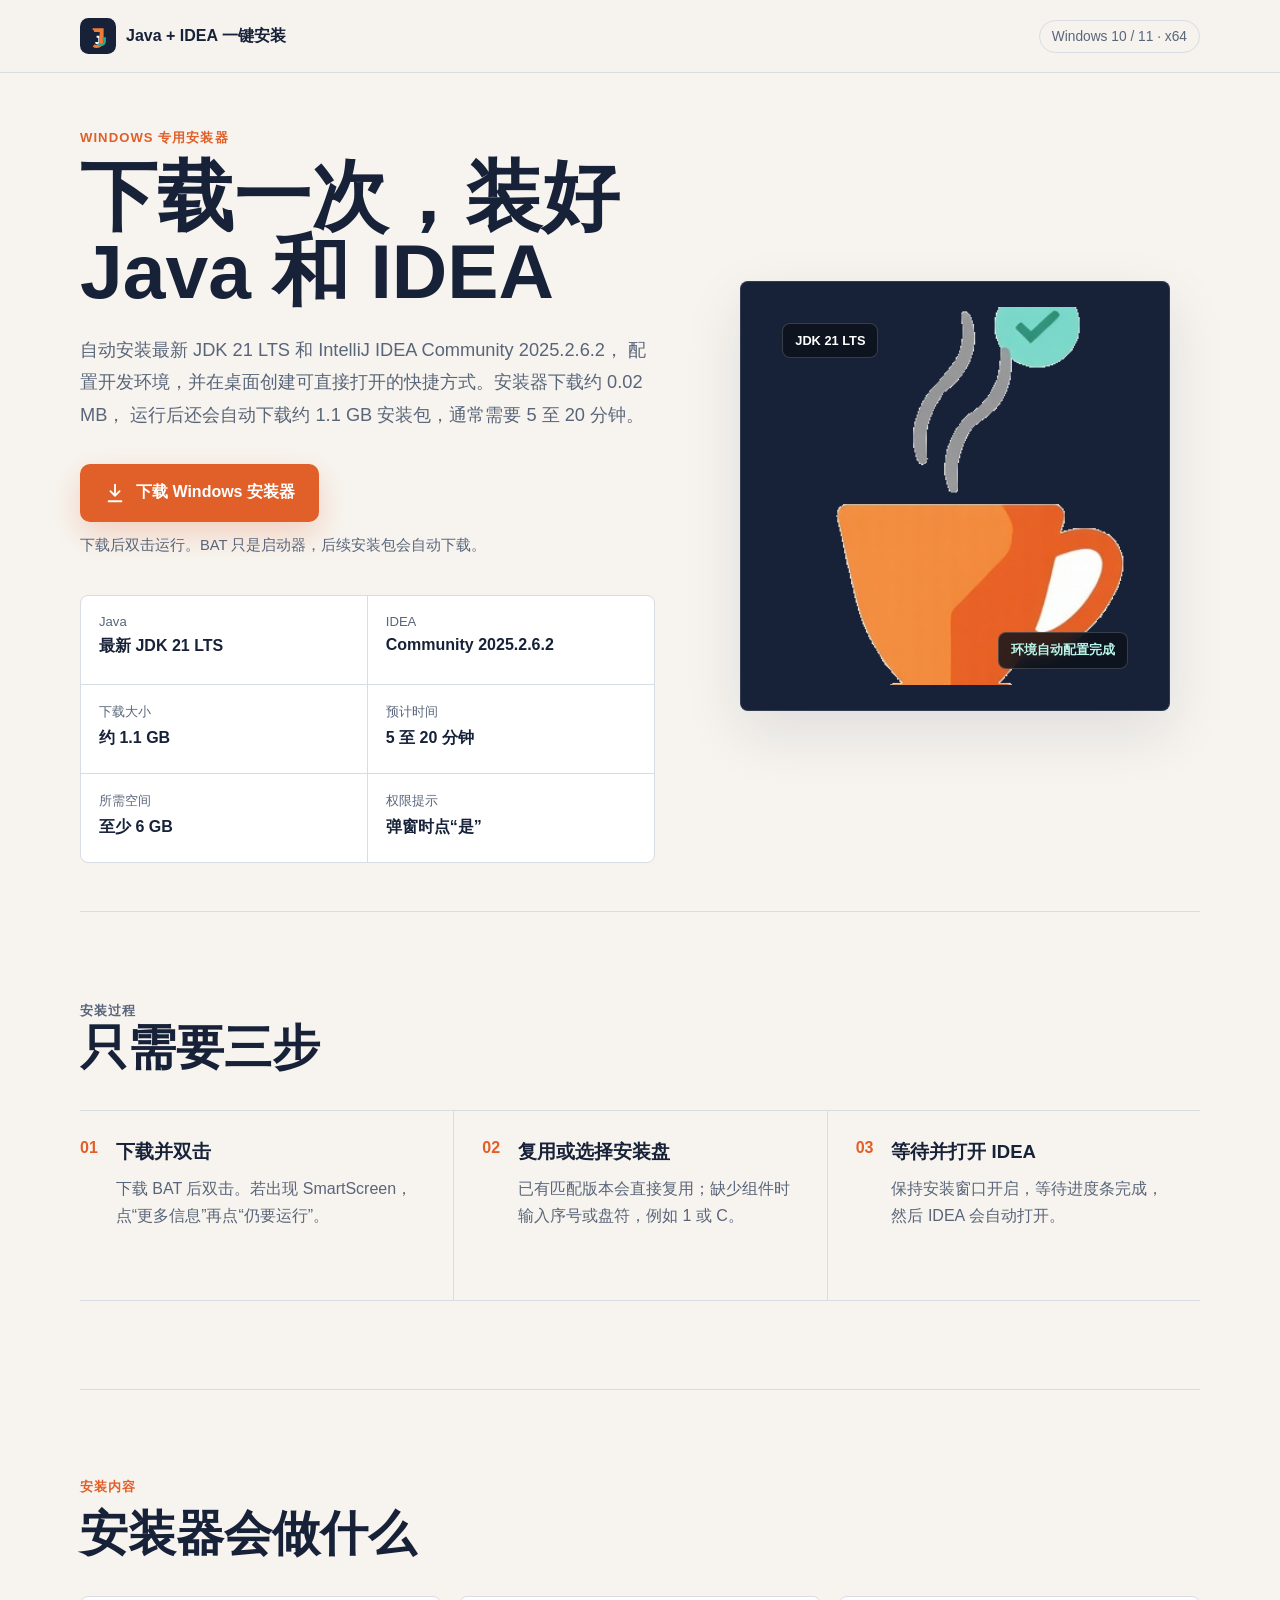
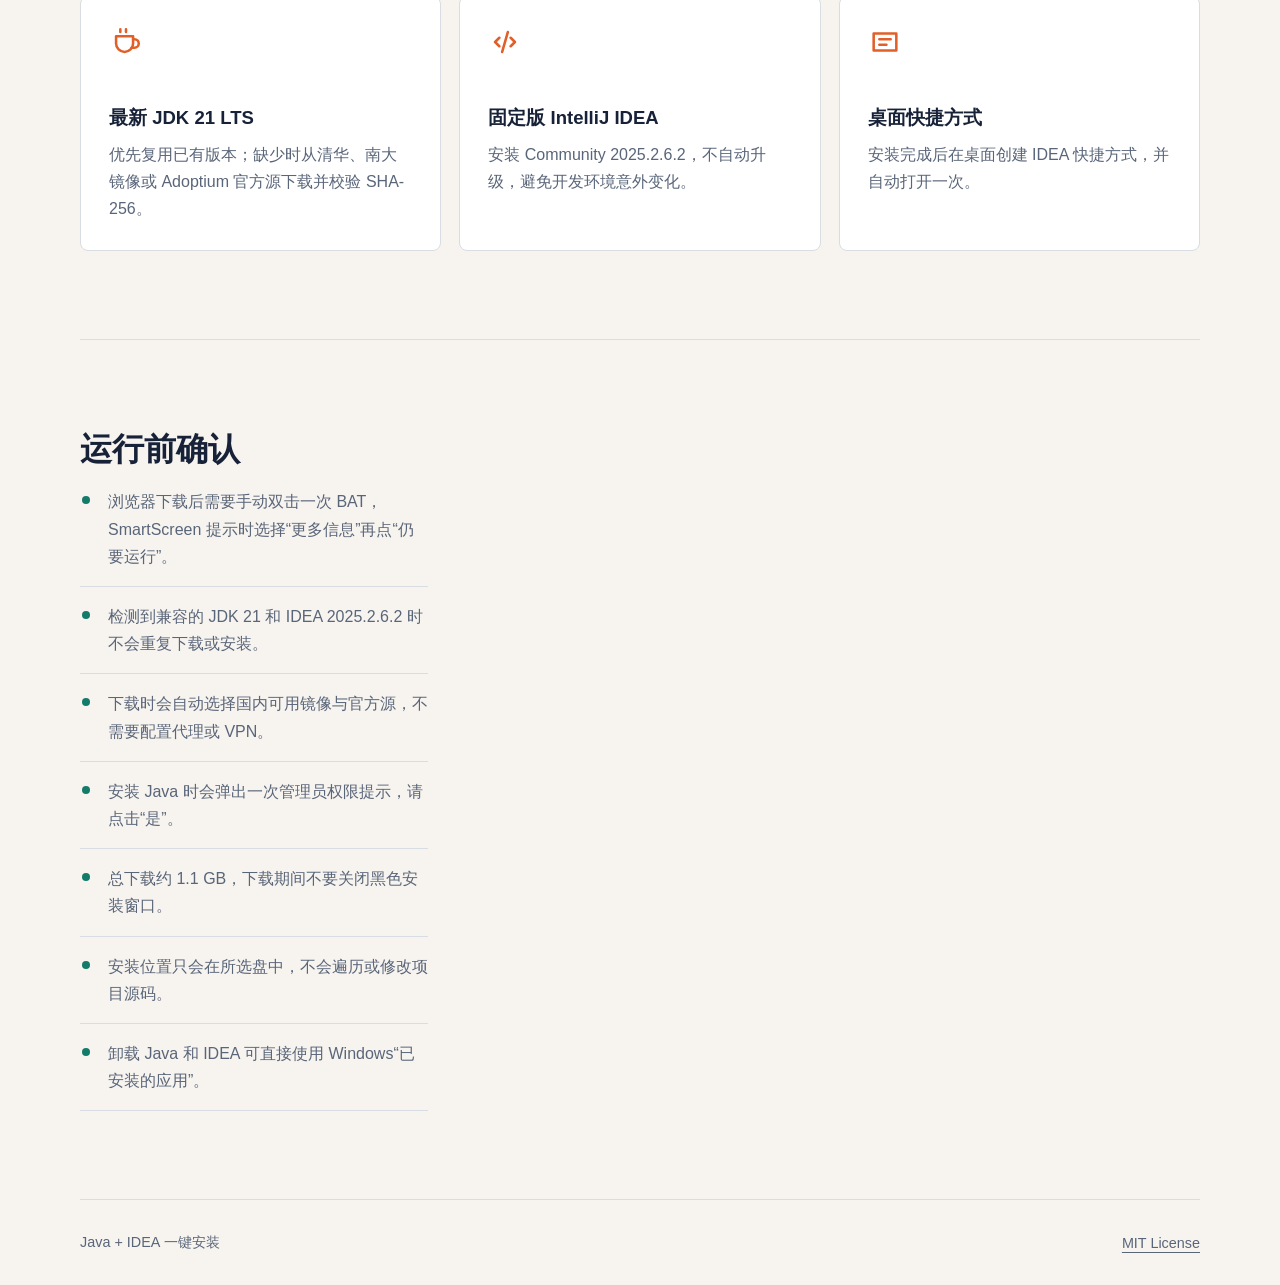
<file: index.html>
<!DOCTYPE html>
<html lang="zh-CN">
  <head>
    <meta charset="utf-8">
    <meta name="viewport" content="width=device-width, initial-scale=1">
    <meta name="description" content="Windows 一键安装最新 JDK 21 LTS 和 IntelliJ IDEA Community 2025.2.6.2。" />
    <meta name="color-scheme" content="light dark">
    <meta http-equiv="Content-Security-Policy" content="default-src 'none'; style-src 'self'; img-src 'self' data:; base-uri 'none'; form-action 'none'">
    <title>Windows Java + IDEA 一键安装</title>
    <link rel="icon" href="assets/logo.svg" type="image/svg+xml">
    <link rel="stylesheet" href="styles.css">
  </head>
  <body>
    <a class="skip-link" href="#download">跳到下载</a>

    <header class="site-header">
      <div class="header-inner">
        <a class="brand" href="#" aria-label="返回首页">
          <img src="assets/logo.svg" width="36" height="36" alt="">
          <span>Java + IDEA 一键安装</span>
        </a>
        <span class="platform-badge">Windows 10 / 11 · x64</span>
      </div>
    </header>

    <main>
      <section class="hero">
        <div class="hero-copy">
          <p class="eyebrow">Windows 专用安装器</p>
          <h1>下载一次，装好 Java 和 IDEA</h1>
          <p class="hero-lead">
            自动安装最新 JDK 21 LTS 和 IntelliJ IDEA Community 2025.2.6.2，
            配置开发环境，并在桌面创建可直接打开的快捷方式。安装器下载约 0.02 MB，
            运行后还会自动下载约 1.1 GB 安装包，通常需要 5 至 20 分钟。
          </p>

          <div class="download-block" id="download">
            <a class="download-button" href="scripts/install-windows.bat" download>
              <svg viewBox="0 0 24 24" aria-hidden="true">
                <path d="M12 3v12M7 10l5 5 5-5M5 21h14"></path>
              </svg>
              下载 Windows 安装器
            </a>
            <p>下载后双击运行。BAT 只是启动器，后续安装包会自动下载。</p>
          </div>

          <dl class="quick-facts">
            <div>
              <dt>Java</dt>
              <dd>最新 JDK 21 LTS</dd>
            </div>
            <div>
              <dt>IDEA</dt>
              <dd>Community 2025.2.6.2</dd>
            </div>
            <div>
              <dt>下载大小</dt>
              <dd>约 1.1 GB</dd>
            </div>
            <div>
              <dt>预计时间</dt>
              <dd>5 至 20 分钟</dd>
            </div>
            <div>
              <dt>所需空间</dt>
              <dd>至少 6 GB</dd>
            </div>
            <div>
              <dt>权限提示</dt>
              <dd>弹窗时点“是”</dd>
            </div>
          </dl>
        </div>

        <div class="hero-visual" aria-hidden="true">
          <div class="visual-frame">
            <span class="visual-label">JDK 21 LTS</span>
            <img src="assets/illustrations/java-coffee.png" alt="">
            <span class="visual-status">环境自动配置完成</span>
          </div>
        </div>
      </section>

      <section class="steps" aria-labelledby="steps-title">
        <div class="section-heading">
          <p class="eyebrow">安装过程</p>
          <h2 id="steps-title">只需要三步</h2>
        </div>

        <ol>
          <li>
            <span>01</span>
            <div>
              <h3>下载并双击</h3>
              <p>下载 BAT 后双击。若出现 SmartScreen，点“更多信息”再点“仍要运行”。</p>
            </div>
          </li>
          <li>
            <span>02</span>
            <div>
              <h3>复用或选择安装盘</h3>
              <p>已有匹配版本会直接复用；缺少组件时输入序号或盘符，例如 1 或 C。</p>
            </div>
          </li>
          <li>
            <span>03</span>
            <div>
              <h3>等待并打开 IDEA</h3>
              <p>保持安装窗口开启，等待进度条完成，然后 IDEA 会自动打开。</p>
            </div>
          </li>
        </ol>
      </section>

      <section class="details" aria-labelledby="details-title">
        <div class="section-heading">
          <p class="eyebrow">安装内容</p>
          <h2 id="details-title">安装器会做什么</h2>
        </div>

        <div class="detail-grid">
          <article>
            <svg viewBox="0 0 24 24" aria-hidden="true">
              <path d="M5 8h12v5a6 6 0 0 1-6 6 6 6 0 0 1-6-6V8Z"></path>
              <path d="M17 10h1a3 3 0 0 1 0 6h-2M8 3v2M12 3v2"></path>
            </svg>
            <h3>最新 JDK 21 LTS</h3>
            <p>优先复用已有版本；缺少时从清华、南大镜像或 Adoptium 官方源下载并校验 SHA-256。</p>
          </article>

          <article>
            <svg viewBox="0 0 24 24" aria-hidden="true">
              <path d="m8 9-3 3 3 3M16 9l3 3-3 3M14 5l-4 14"></path>
            </svg>
            <h3>固定版 IntelliJ IDEA</h3>
            <p>安装 Community 2025.2.6.2，不自动升级，避免开发环境意外变化。</p>
          </article>

          <article>
            <svg viewBox="0 0 24 24" aria-hidden="true">
              <path d="M4 6h16v12H4zM8 10h8M8 14h5"></path>
            </svg>
            <h3>桌面快捷方式</h3>
            <p>安装完成后在桌面创建 IDEA 快捷方式，并自动打开一次。</p>
          </article>
        </div>
      </section>

      <section class="notes" aria-labelledby="notes-title">
        <div>
          <h2 id="notes-title">运行前确认</h2>
          <ul>
            <li>浏览器下载后需要手动双击一次 BAT，SmartScreen 提示时选择“更多信息”再点“仍要运行”。</li>
            <li>检测到兼容的 JDK 21 和 IDEA 2025.2.6.2 时不会重复下载或安装。</li>
            <li>下载时会自动选择国内可用镜像与官方源，不需要配置代理或 VPN。</li>
            <li>安装 Java 时会弹出一次管理员权限提示，请点击“是”。</li>
            <li>总下载约 1.1 GB，下载期间不要关闭黑色安装窗口。</li>
            <li>安装位置只会在所选盘中，不会遍历或修改项目源码。</li>
            <li>卸载 Java 和 IDEA 可直接使用 Windows“已安装的应用”。</li>
          </ul>
        </div>
      </section>
    </main>

    <footer>
      <span>Java + IDEA 一键安装</span>
      <a href="LICENSE">MIT License</a>
    </footer>
  </body>
</html>
</file>
<file: styles.css>
:root {
  --bg: #f7f4ef;
  --surface: #ffffff;
  --surface-strong: #172238;
  --text: #172238;
  --text-soft: #596579;
  --line: #d8dce3;
  --orange: #e15f28;
  --orange-dark: #b84517;
  --blue: #2f6fc2;
  --green: #137b69;
  --shadow: 0 22px 60px rgba(23, 34, 56, 0.1);
  --max-width: 1120px;
  font-family: "Microsoft YaHei UI", "PingFang SC", "Noto Sans CJK SC", sans-serif;
  color: var(--text);
  background: var(--bg);
}

@media (prefers-color-scheme: dark) {
  :root {
    --bg: #111821;
    --surface: #18222e;
    --surface-strong: #0c121a;
    --text: #f4f7fa;
    --text-soft: #b8c1cc;
    --line: #2d3947;
    --orange: #f07c3e;
    --orange-dark: #ff9158;
    --blue: #79a8ef;
    --green: #4fc4ad;
    --shadow: 0 24px 64px rgba(0, 0, 0, 0.3);
  }
}

* {
  box-sizing: border-box;
}

html {
  scroll-behavior: smooth;
}

body {
  min-width: 1024px;
  margin: 0;
  color: var(--text);
  background: var(--bg);
}

body,
button,
a {
  font: inherit;
}

a {
  color: inherit;
}

img {
  display: block;
  max-width: 100%;
}

.skip-link {
  position: fixed;
  top: 12px;
  left: 12px;
  z-index: 20;
  padding: 10px 14px;
  color: #fff;
  background: var(--orange-dark);
  border-radius: 8px;
  transform: translateY(-160%);
}

.skip-link:focus {
  transform: translateY(0);
}

.site-header {
  border-bottom: 1px solid var(--line);
  background: color-mix(in srgb, var(--bg) 92%, transparent);
}

.header-inner,
main,
footer {
  width: min(calc(100% - 40px), var(--max-width));
  margin: 0 auto;
}

.header-inner {
  min-height: 72px;
  display: flex;
  align-items: center;
  justify-content: space-between;
  gap: 20px;
}

.brand {
  display: inline-flex;
  align-items: center;
  gap: 10px;
  color: var(--text);
  font-weight: 700;
  text-decoration: none;
}

.brand img {
  width: 36px;
  height: 36px;
}

.platform-badge {
  padding: 8px 12px;
  color: var(--text-soft);
  font-size: 0.86rem;
  border: 1px solid var(--line);
  border-radius: 999px;
}

.hero {
  display: grid;
  grid-template-columns: minmax(0, 1.08fr) minmax(320px, 0.92fr);
  gap: 56px;
  align-items: center;
  min-height: min(820px, calc(100vh - 72px));
  padding: 56px 0 48px;
}

.eyebrow {
  margin: 0 0 12px;
  color: var(--orange);
  font-size: 0.82rem;
  font-weight: 800;
  letter-spacing: 0.08em;
  text-transform: uppercase;
}

h1,
h2,
h3,
p {
  margin-top: 0;
}

h1 {
  max-width: 760px;
  margin-bottom: 24px;
  font-size: 4.8rem;
  line-height: 0.98;
  letter-spacing: 0;
}

.hero-lead {
  max-width: 660px;
  margin-bottom: 32px;
  color: var(--text-soft);
  font-size: 1.14rem;
  line-height: 1.8;
}

.download-block {
  display: flex;
  flex-wrap: wrap;
  gap: 14px;
  align-items: center;
}

.download-button {
  min-height: 58px;
  display: inline-flex;
  align-items: center;
  justify-content: center;
  gap: 10px;
  padding: 0 24px;
  color: #fff;
  font-weight: 800;
  text-decoration: none;
  background: var(--orange);
  border-radius: 10px;
  box-shadow: 0 12px 30px rgba(225, 95, 40, 0.24);
  transition: transform 160ms ease, background 160ms ease;
}

.download-button:hover {
  background: var(--orange-dark);
  transform: translateY(-2px);
}

.download-button:focus-visible {
  outline: 3px solid var(--blue);
  outline-offset: 3px;
}

.download-button svg {
  width: 22px;
  height: 22px;
  fill: none;
  stroke: currentColor;
  stroke-width: 2;
  stroke-linecap: round;
  stroke-linejoin: round;
}

.download-block p {
  flex-basis: 100%;
  margin: 0;
  color: var(--text-soft);
  font-size: 0.92rem;
}

.quick-facts {
  display: grid;
  grid-template-columns: repeat(2, minmax(0, 1fr));
  gap: 1px;
  margin: 40px 0 0;
  overflow: hidden;
  background: var(--line);
  border: 1px solid var(--line);
  border-radius: 8px;
}

.quick-facts div {
  min-height: 88px;
  padding: 18px;
  background: var(--surface);
}

.quick-facts dt {
  margin-bottom: 7px;
  color: var(--text-soft);
  font-size: 0.82rem;
}

.quick-facts dd {
  margin: 0;
  font-weight: 750;
}

.hero-visual {
  display: flex;
  justify-content: center;
}

.visual-frame {
  position: relative;
  width: min(100%, 430px);
  padding: 26px;
  overflow: hidden;
  background: var(--surface-strong);
  border-radius: 8px;
  box-shadow: var(--shadow);
}

.visual-frame::before {
  content: "";
  position: absolute;
  inset: 0;
  border: 1px solid rgba(255, 255, 255, 0.12);
  border-radius: inherit;
  pointer-events: none;
}

.visual-frame img {
  width: 100%;
  aspect-ratio: 1 / 1;
  object-fit: cover;
  border-radius: 14px;
}

.visual-label,
.visual-status {
  position: absolute;
  z-index: 1;
  padding: 9px 12px;
  color: #fff;
  font-size: 0.8rem;
  font-weight: 750;
  background: rgba(12, 18, 26, 0.82);
  border: 1px solid rgba(255, 255, 255, 0.18);
  border-radius: 8px;
  backdrop-filter: blur(8px);
}

.visual-label {
  top: 42px;
  left: 42px;
}

.visual-status {
  right: 42px;
  bottom: 42px;
  color: #b9f4e7;
}

.steps,
.details,
.notes {
  padding: 88px 0;
  border-top: 1px solid var(--line);
}

.section-heading {
  margin-bottom: 36px;
}

.section-heading h2 {
  margin-bottom: 0;
  font-size: 3rem;
  line-height: 1.08;
}

.steps ol {
  display: grid;
  grid-template-columns: repeat(3, minmax(0, 1fr));
  gap: 0;
  margin: 0;
  padding: 0;
  list-style: none;
  border-top: 1px solid var(--line);
}

.steps li {
  display: grid;
  grid-template-columns: auto 1fr;
  gap: 18px;
  min-height: 190px;
  padding: 28px 28px 28px 0;
  border-bottom: 1px solid var(--line);
}

.steps li + li {
  padding-left: 28px;
  border-left: 1px solid var(--line);
}

.steps li > span {
  color: var(--orange);
  font-weight: 900;
}

.steps h3,
.detail-grid h3 {
  margin-bottom: 10px;
  font-size: 1.16rem;
}

.steps p,
.detail-grid p {
  margin-bottom: 0;
  color: var(--text-soft);
  line-height: 1.7;
}

.detail-grid {
  display: grid;
  grid-template-columns: repeat(3, minmax(0, 1fr));
  gap: 18px;
}

.detail-grid article {
  min-height: 240px;
  padding: 28px;
  background: var(--surface);
  border: 1px solid var(--line);
  border-radius: 8px;
}

.detail-grid svg {
  width: 34px;
  height: 34px;
  margin-bottom: 42px;
  fill: none;
  stroke: var(--orange);
  stroke-width: 1.8;
  stroke-linecap: round;
  stroke-linejoin: round;
}

.notes {
  display: grid;
  grid-template-columns: minmax(0, 0.65fr) minmax(0, 1.35fr);
  gap: 48px;
}

.notes h2 {
  margin-bottom: 0;
  font-size: 2rem;
}

.notes ul {
  margin: 0;
  padding: 0;
  list-style: none;
}

.notes li {
  position: relative;
  padding: 16px 0 16px 28px;
  color: var(--text-soft);
  line-height: 1.7;
  border-bottom: 1px solid var(--line);
}

.notes li::before {
  content: "";
  position: absolute;
  top: 24px;
  left: 2px;
  width: 8px;
  height: 8px;
  background: var(--green);
  border-radius: 50%;
}

footer {
  min-height: 86px;
  display: flex;
  align-items: center;
  justify-content: space-between;
  gap: 20px;
  color: var(--text-soft);
  font-size: 0.9rem;
  border-top: 1px solid var(--line);
}

footer a {
  text-decoration-thickness: 1px;
  text-underline-offset: 4px;
}

@media (prefers-reduced-motion: reduce) {
  html {
    scroll-behavior: auto;
  }

  .download-button {
    transition: none;
  }
}
</file>
